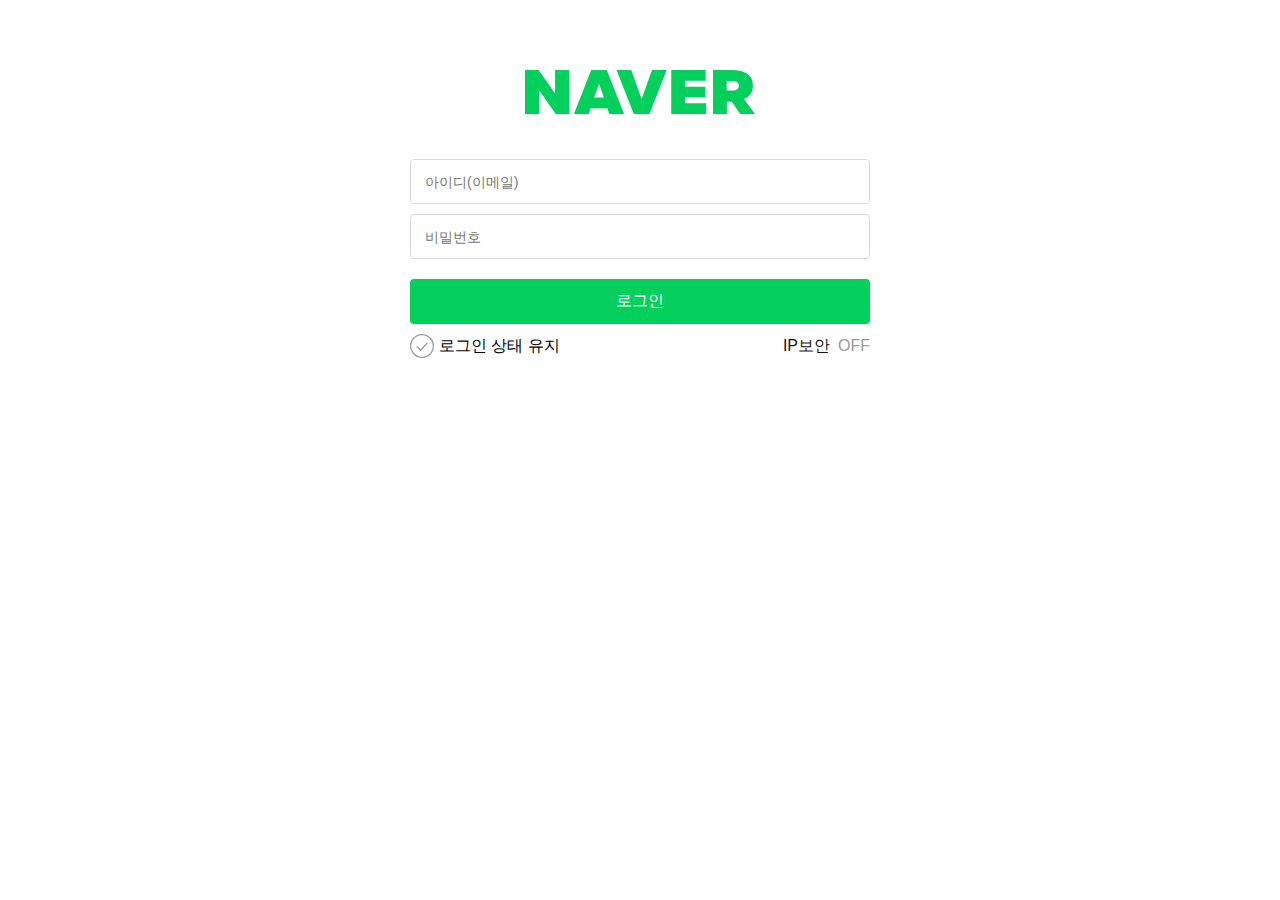
<file: src/login/login.html>
<!doctype html>
<html lang="ko-KR">
  <head>
    <meta charset="UTF-8" />
    <meta name="viewport" content="width=device-width, initial-scale=1.0" />
    <title>Login 과제</title>
    <link
      href="https://spoqa.github.io/spoqa-han-sans/css/SpoqaHanSansNeo.css"
      rel="stylesheet"
      type="text/css"
    />
    <link rel="stylesheet" href="./styles/login.css" />
  </head>
  <body>
    <h1 class="sr-only">네이버 로그인</h1>
    <section class="wrap">
      <header class="logo-wrap">
        <figure class="logo">
          <a href="https://www.naver.com" class="logo-link">
            <svg
              width="230"
              height="44"
              viewBox="0 0 230 44"
              fill="none"
              xmlns="http://www.w3.org/2000/svg"
            >
              <path
                d="M30.0764 23.5394L13.6301 0H0V43.9824H14.279V20.443L30.7252 43.9824H44.3554V0H30.0764V23.5394Z"
                fill="#03CF5D"
              />
              <path
                d="M66.2086 0L48.8973 43.9824H63.6132L65.701 38.1767H82.2929L84.3851 44H99.0967L81.7853 0.0175967L66.2086 0ZM69.0644 27.5946L73.9992 13.8545L78.9295 27.5946H69.0644Z"
                fill="#03CF5D"
              />
              <path
                d="M116.624 28.9184L106.234 0H91.5224L108.834 43.9824H124.41L141.722 0H127.006L116.624 28.9184Z"
                fill="#03CF5D"
              />
              <path
                d="M160.326 27.2735H180.449V16.7089H160.326V10.7801H180.666V0H146.264V43.9824H181.098V33.2023H160.326V27.2735Z"
                fill="#03CF5D"
              />
              <path
                d="M218.842 28.8921L220.166 28.3335C225.295 26.1959 227.903 21.5646 227.903 15.6885C227.903 10.1335 225.869 6.0124 221.861 3.47461C218.131 1.10396 213.298 0 206.642 0H188.024V43.9824H201.87V31.6937H206.849L215.284 43.9824H230L218.842 28.8921ZM209.228 20.4826H201.654V11.2111H209.228C210.462 11.2111 211.645 11.6995 212.518 12.5689C213.39 13.4383 213.88 14.6174 213.88 15.8469C213.88 17.0763 213.39 18.2555 212.518 19.1248C211.645 19.9942 210.462 20.4826 209.228 20.4826V20.4826Z"
                fill="#03CF5D"
              />
            </svg>
          </a>
          <figcaption class="sr-only">naver 로고</figcaption>
        </figure>
      </header>
      <main class="form-wrap">
        <form action="/" class="login-form">
          <div class="email-component email-wrap">
            <label for="email" class="sr-only">아이디(이메일)</label>
            <input
              type="email"
              id="email"
              class="email"
              placeholder="아이디(이메일)"
              name="email"
              required
            />
            <div class="email-error">아이디는 이메일을 입력해 주세요</div>
          </div>
          <div class="password-component password-wrap">
            <label for="password" class="sr-only">비밀번호</label>
            <input
              type="password"
              id="password"
              class="password"
              name="password"
              placeholder="비밀번호"
              minlength="10"
              required
            />
            <div class="password-error">
              비밀번호는 10자리 이상 입력해 주세요
            </div>
          </div>
          <div class="login-button-component login-button-wrap">
            <button type="submit" class="login-button">로그인</button>
          </div>
          <div class="checkbox-wrap">
            <div class="stay-login-component stay-login-wrap">
              <input
                type="checkbox"
                id="stay-login"
                class="stay-login"
                name="stay-login"
              />
              <label for="stay-login" class="stay-login-label"
                >로그인 상태 유지</label
              >
            </div>
            <div class="ip-security-component ip-security-wrap">
              <a
                href="./pages/ip_security.html"
                target="_blank"
                rel="noopener noreferrer"
                class="ip-security"
                >IP보안</a
              ><input
                type="checkbox"
                id="ip-security-toggle"
                class="ip-security-toggle"
                name="ip-security-toggle"
              />
              <label
                for="ip-security-toggle"
                class="ip-security-toggle-label sr-only"
                >IP보안</label
              >
            </div>
          </div>
        </form>
      </main>
    </section>
  </body>
</html>
</file>
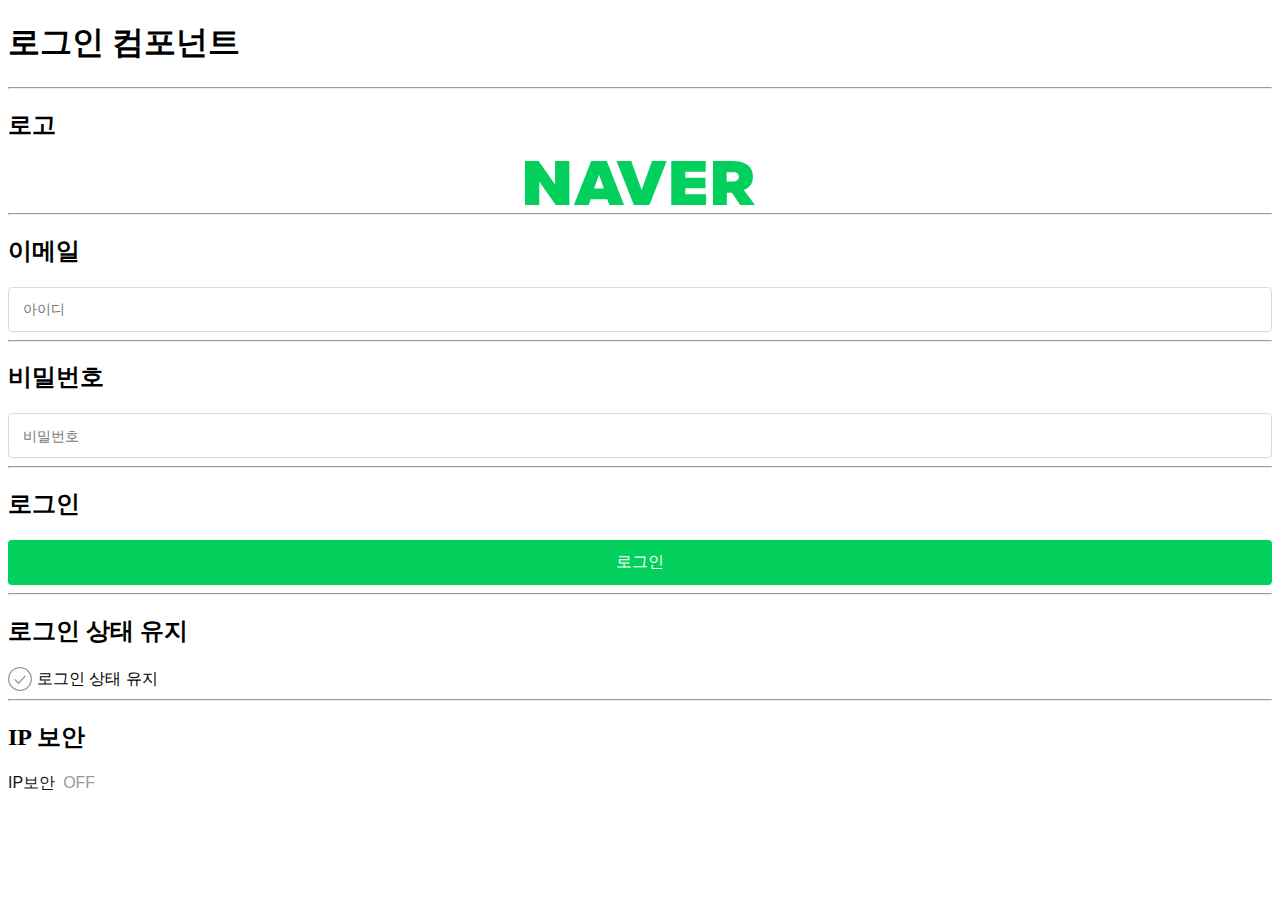
<file: src/login/components/component_login.html>
<!doctype html>
<html lang="ko-KR">
  <head>
    <meta charset="UTF-8" />
    <meta name="viewport" content="width=device-width, initial-scale=1.0" />
    <title>로그인 컴포넌트</title>
    <link rel="stylesheet" href="./component_login.css" />
  </head>
  <body>
    <div>
      <h1>로그인 컴포넌트</h1>
      <hr />
      <div class="logo-component">
        <h2>로고</h2>
        <figure class="logo">
          <a href="https://www.naver.com" class="logo-link">
            <svg
              width="230"
              height="44"
              viewBox="0 0 230 44"
              fill="none"
              xmlns="http://www.w3.org/2000/svg"
            >
              <path
                d="M30.0764 23.5394L13.6301 0H0V43.9824H14.279V20.443L30.7252 43.9824H44.3554V0H30.0764V23.5394Z"
                fill="#03CF5D"
              />
              <path
                d="M66.2086 0L48.8973 43.9824H63.6132L65.701 38.1767H82.2929L84.3851 44H99.0967L81.7853 0.0175967L66.2086 0ZM69.0644 27.5946L73.9992 13.8545L78.9295 27.5946H69.0644Z"
                fill="#03CF5D"
              />
              <path
                d="M116.624 28.9184L106.234 0H91.5224L108.834 43.9824H124.41L141.722 0H127.006L116.624 28.9184Z"
                fill="#03CF5D"
              />
              <path
                d="M160.326 27.2735H180.449V16.7089H160.326V10.7801H180.666V0H146.264V43.9824H181.098V33.2023H160.326V27.2735Z"
                fill="#03CF5D"
              />
              <path
                d="M218.842 28.8921L220.166 28.3335C225.295 26.1959 227.903 21.5646 227.903 15.6885C227.903 10.1335 225.869 6.0124 221.861 3.47461C218.131 1.10396 213.298 0 206.642 0H188.024V43.9824H201.87V31.6937H206.849L215.284 43.9824H230L218.842 28.8921ZM209.228 20.4826H201.654V11.2111H209.228C210.462 11.2111 211.645 11.6995 212.518 12.5689C213.39 13.4383 213.88 14.6174 213.88 15.8469C213.88 17.0763 213.39 18.2555 212.518 19.1248C211.645 19.9942 210.462 20.4826 209.228 20.4826V20.4826Z"
                fill="#03CF5D"
              />
            </svg>
          </a>
          <figcaption class="sr-only">naver 로고</figcaption>
        </figure>
      </div>
      <hr />
      <h2>이메일</h2>
      <div class="email-component">
        <label for="email" class="sr-only">아이디(이메일)</label>
        <input
          type="email"
          id="email"
          class="email"
          placeholder="아이디"
          name="email"
          required
        />
        <div class="email-error">아이디는 이메일을 입력해 주세요</div>
      </div>
      <hr />
      <h2>비밀번호</h2>
      <div class="password-component">
        <label for="password" class="sr-only">비밀번호</label>
        <input
          type="password"
          id="password"
          class="password"
          name="password"
          placeholder="비밀번호"
          minlength="10"
          required
        />
        <div class="password-error">비밀번호는 10자리 이상 입력해 주세요</div>
      </div>
      <hr />
      <h2>로그인</h2>
      <div class="login-button-component">
        <button type="submit" class="login-button">로그인</button>
      </div>
      <hr />
      <h2>로그인 상태 유지</h2>
      <div class="stay-login-component">
        <input
          type="checkbox"
          id="stay-login"
          class="stay-login"
          name="stay-login"
        />
        <label for="stay-login" class="stay-login-label"
          >로그인 상태 유지</label
        >
      </div>
      <hr />
      <h2>IP 보안</h2>
      <div class="ip-security-component">
        <a
          href="../pages/ip_security.html"
          target="_blank"
          rel="noopener noreferrer"
          class="ip-security"
          >IP보안</a
        ><input
          type="checkbox"
          id="ip-security-toggle"
          class="ip-security-toggle"
          name="ip-security-toggle"
        />
        <label for="ip-security-toggle" class="ip-security-toggle-label sr-only"
          >IP보안</label
        >
      </div>
    </div>
  </body>
</html>
</file>
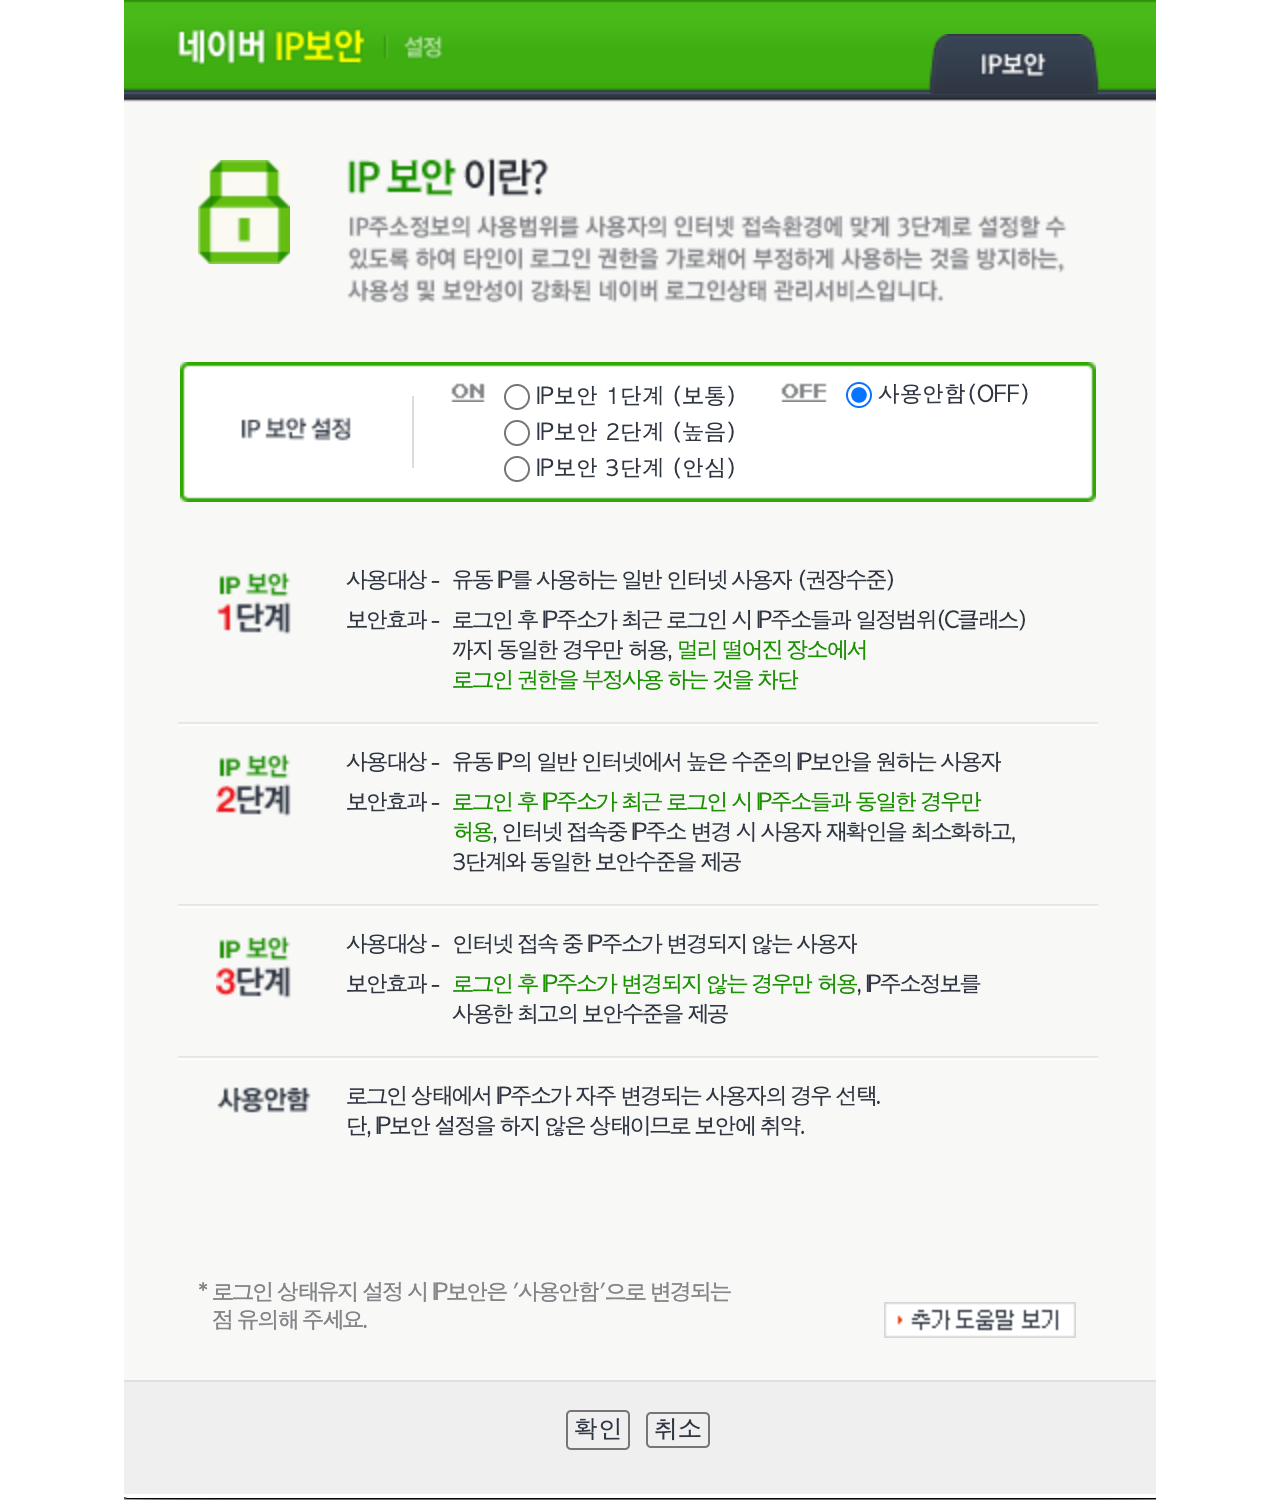
<file: src/login/pages/ip_security.html>
<!doctype html>
<html lang="ko">
  <head>
    <meta charset="UTF-8" />
    <meta name="viewport" content="width=device-width, initial-scale=1.0" />
    <title>네이버 IP 보안 로그인</title>
    <style>
      body {
        margin: 0;
      }

      div {
        display: flex;
        justify-content: center;
      }

      img {
        max-width: 100%;
        height: auto;
        margin: 0 auto;
      }
    </style>
  </head>

  <body>
    <div>
      <img src="./ip-security.png" alt="IP 보안 이란?..." />
    </div>
  </body>
</html>
</file>
<file: src/login/styles/login.css>
/* CSS를 활용하여 레이아웃 및 스타일링을 완성해주세요 */
@import url(../components/component_login.css);

:root {
  /* length */
  --length500: 31.25rem;

  /* gap */
  --gap10: 0.625rem;
  --gap20: 1.25rem;
  --gap45: 2.8125rem;
  --gap70: 4.375rem;
}

body {
  margin: 0;
  padding: 0;
  font-size: 1rem;
  font-family: "Spoqa Han Sans Neo", sans-serif;
}

.wrap {
  display: flex;
  flex-flow: row wrap;
  justify-content: center;
  align-items: center;

  .logo-wrap {
    inline-size: 100%;
    margin-block-start: var(--gap70);
  }

  .form-wrap {
    padding-inline: var(--gap20);
    inline-size: 100%;
    font-size: 0;
    box-sizing: border-box;

    @media (min-width: 48rem) {
      inline-size: var(--length500);
    }
    .email-wrap {
      margin-block-start: var(--gap45);
    }

    .password-wrap {
      margin-block-start: var(--gap10);
    }

    .login-button-wrap {
      margin-block-start: var(--gap20);
    }

    .checkbox-wrap {
      margin-block-start: var(--gap10);
      display: flex;
      flex-flow: row nowrap;
      justify-content: end;

      @media (min-width: 48rem) {
        justify-content: space-between;
      }

      [class$="-wrap"]:last-child {
        display: none;

        @media (min-width: 48rem) {
          display: flex;
          flex-flow: row nowrap;
        }
      }
    }
  }
}
</file>
<file: src/login/components/component_login.css>
@import url(https://spoqa.github.io/spoqa-han-sans/css/SpoqaHanSansNeo.css);

:root {
  /* color */
  --black: #121212;
  --white: #fff;
  --gray-border: #dadada;
  --gray-background: #e9f0fd;
  --gray-off: #999999;
  --focus: #24388d;
  --primary: #03cf5d;
  --error: #ff1414;

  /* font size */
  --font-size12: 0.75rem;
  --font-size14: 0.875rem;
  --font-size16: 1rem;

  /* length */
  --length24: 1.5rem;
  --length45: 2.8125rem;

  /* gap */
  --gap5: 0.3125rem;
  --gap6: 0.375rem;
  --gap8: 0.5rem;
  --gap14: 0.875rem;

  /* weight */
  --weight1: 0.0625rem;

  /* radius */
  --radius4: 0.25rem;
}

.sr-only {
  position: absolute;
  width: 1px;
  height: 1px;
  padding: 0;
  margin: -1px;
  overflow: hidden;
  clip-path: inset(50%);
  white-space: nowrap;
  border: 0;
}

.logo {
  margin: 0;
  text-align: center;
  font-size: 0;
  .logo-link {
    display: inline-block;
    outline-color: var(--focus);
  }
}

.email,
.password {
  inline-size: 100%;
  padding: var(--gap14);
  font-size: var(--font-size14);
  block-size: var(--length45);
  border: var(--weight1) solid var(--gray-border);
  background-color: #fff;
  box-sizing: border-box;
  border-radius: var(--radius4);
  outline: 0;
  &:focus {
    border-color: var(--primary);
    background-color: var(--gray-background);
  }
  &:user-invalid {
    border-color: var(--error);
  }
}

.email-error,
.password-error {
  color: var(--error);
  font-size: var(--font-size12);
  display: none;
}

.email:user-invalid + .email-error,
.password:user-invalid + .password-error {
  display: block;
}

.login-button {
  font-size: var(--font-size16);
  block-size: var(--length45);
  border-radius: var(--radius4);
  font-family: "Spoqa Han Sans Neo", sans-serif;
  inline-size: 100%;
  color: var(--white);
  background-color: var(--primary);
  border: 0;
  outline-color: var(--focus);
}

.stay-login-component {
  display: flex;
  flex-flow: row nowrap;
  gap: var(--gap5);
  align-items: center;
}

.stay-login {
  appearance: none;
  margin: 0;
  block-size: var(--length24);
  inline-size: var(--length24);
  background-size: contain;
  background-image: url(../assets/unchecked.svg);
  background-repeat: no-repeat;
  outline-color: var(--focus);
}

.stay-login-label {
  font-size: var(--font-size16);
  font-family: "Spoqa Han Sans Neo", sans-serif;
  line-height: 100%;
}

.stay-login:checked {
  background-image: url(../assets/checked.svg);
}
.ip-security-component {
  display: flex;
  flex-flow: row nowrap;
  gap: var(--gap8);
  align-items: center;
}

.ip-security {
  text-decoration: none;
  font-family: "Spoqa Han Sans Neo", sans-serif;
  color: var(--black);
  font-size: var(--font-size16);
  outline-color: var(--focus);
}

.ip-security-toggle {
  appearance: none;
  margin: 0;
  outline-color: var(--focus);
}

.ip-security-toggle::before {
  content: "OFF";
  font-family: "Spoqa Han Sans Neo", sans-serif;
  color: var(--gray-off);
  font-size: var(--font-size16);
}

.ip-security-toggle:checked::before {
  content: "ON";
  font-family: "Spoqa Han Sans Neo", sans-serif;
  padding-inline-end: var(--gap6);
  color: var(--primary);
  font-size: var(--font-size16);
}
</file>
